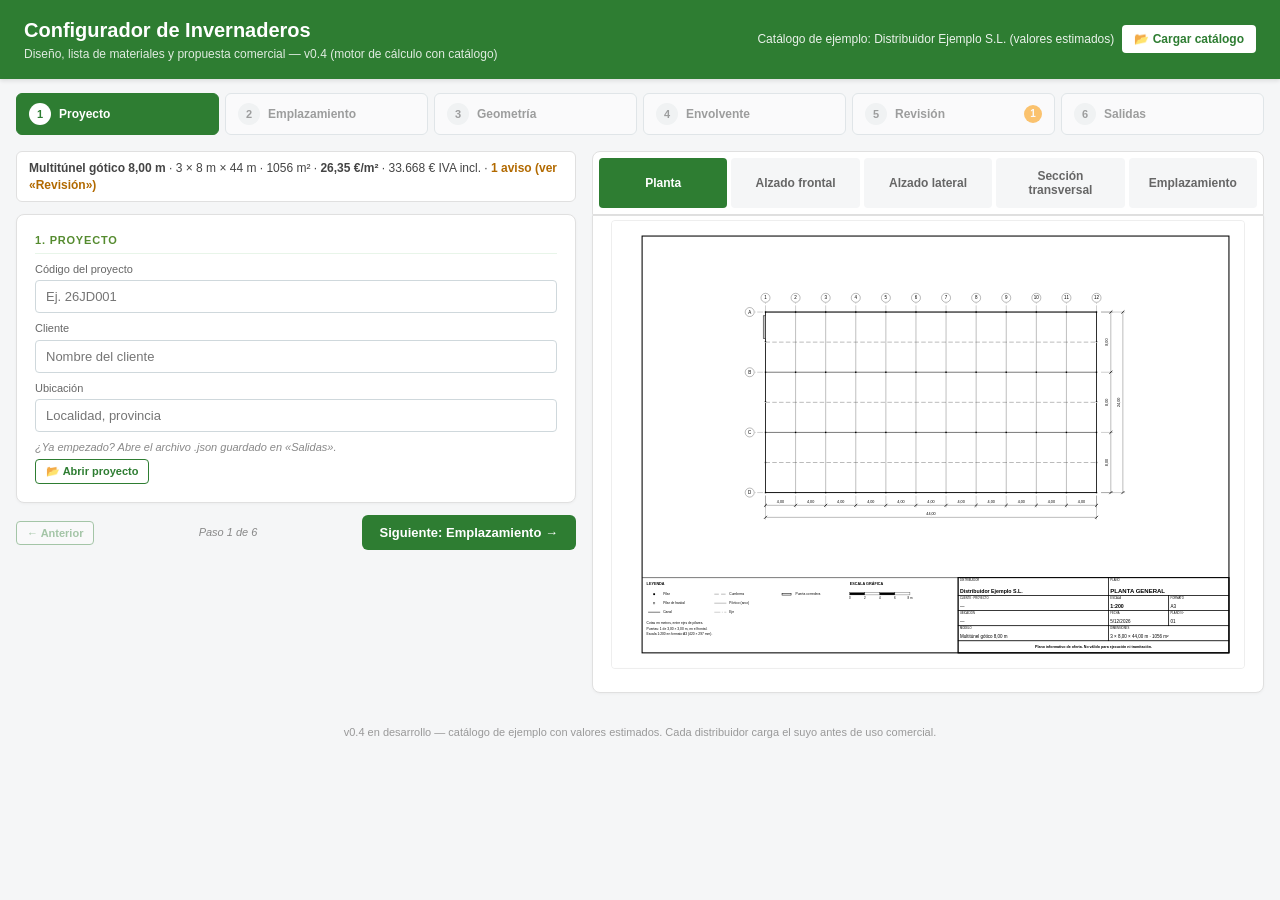
<file: index.html>
<!DOCTYPE html>
<html lang="es">
<head>
  <meta charset="UTF-8">
  <meta name="viewport" content="width=device-width, initial-scale=1.0">
  <title>Configurador de Invernaderos</title>
  <link rel="stylesheet" href="styles.css">
</head>
<body>
  <header>
    <h1>Configurador de Invernaderos</h1>
    <div class="subtitle">Dise&ntilde;o, lista de materiales y propuesta comercial &mdash; v0.4 (motor de c&aacute;lculo con cat&aacute;logo)</div>
    <div class="catalogo-activo">
      <span id="catalogo-nombre"></span>
      <button id="btn-catalogo-ejemplo" class="btn-cabecera btn-cabecera-sec" hidden>Volver al de ejemplo</button>
      <button id="btn-cargar-catalogo" class="btn-cabecera">📂 Cargar cat&aacute;logo</button>
      <input type="file" id="archivo-catalogo" accept=".xlsx,application/vnd.openxmlformats-officedocument.spreadsheetml.sheet" hidden>
    </div>
  </header>

  <!-- ============ BARRA DE PASOS (apartado 2 de la especificación) ============ -->
  <nav class="barra-pasos" id="barra-pasos" aria-label="Pasos del proyecto">
    <button class="paso-boton" data-ir="proyecto"><span class="num">1</span> Proyecto</button>
    <button class="paso-boton" data-ir="emplazamiento"><span class="num">2</span> Emplazamiento</button>
    <button class="paso-boton" data-ir="geometria"><span class="num">3</span> Geometr&iacute;a</button>
    <button class="paso-boton" data-ir="envolvente"><span class="num">4</span> Envolvente</button>
    <button class="paso-boton" data-ir="revision"><span class="num">5</span> Revisi&oacute;n <span class="marca-avisos" id="marca-avisos"></span></button>
    <button class="paso-boton" data-ir="salidas"><span class="num">6</span> Salidas</button>
  </nav>

  <main class="layout">
    <!-- ============ PANEL IZQUIERDO: EL PASO ACTUAL ============ -->
    <div class="pasos-panel">
      <div class="resumen-corto" id="resumen-corto"></div>

      <!-- 1. Proyecto -->
      <section class="paso config-panel" data-paso="proyecto">
        <h2>1. Proyecto</h2>
        <div class="field">
          <label>C&oacute;digo del proyecto</label>
          <input type="text" id="codigo-proyecto" placeholder="Ej. 26JD001">
        </div>
        <div class="field">
          <label>Cliente</label>
          <input type="text" id="cliente" placeholder="Nombre del cliente">
        </div>
        <div class="field">
          <label>Ubicaci&oacute;n</label>
          <input type="text" id="ubicacion" placeholder="Localidad, provincia">
        </div>
        <p class="hint">&iquest;Ya empezado? Abre el archivo .json guardado en «Salidas».</p>
        <button id="btn-abrir-proyecto" class="btn-secundario">&#128194; Abrir proyecto</button>
        <input type="file" id="archivo-proyecto" accept=".json,application/json" hidden>
      </section>

      <!-- 2. Emplazamiento -->
      <section class="paso config-panel" data-paso="emplazamiento" hidden>
        <h2>2. Emplazamiento</h2>
        <p class="hint">Zona e&oacute;lica y zona de clima invernal: consulta las figuras D.1 y E.2 del CTE DB SE-AE.</p>
        <div class="field" id="campo-municipio" hidden>
          <label>Municipio (tabla)</label>
          <input type="text" id="municipio" list="lista-municipios" autocomplete="off" placeholder="Escribe el municipio">
          <datalist id="lista-municipios"></datalist>
        </div>
        <div class="field-row">
          <div class="field">
            <label>Zona e&oacute;lica (fig. D.1)</label>
            <select id="zona-eolica"></select>
          </div>
          <div class="field">
            <label>Zona de clima invernal (fig. E.2)</label>
            <select id="zona-invierno"></select>
          </div>
        </div>
        <div class="field-row">
          <div class="field">
            <label>Capital de provincia (atajo, tabla 3.8)</label>
            <select id="capital-cte"></select>
          </div>
          <div class="field">
            <label>Altitud (m)</label>
            <input type="number" id="altitud" min="0" step="1" placeholder="—">
          </div>
        </div>
        <div id="sitio-info"></div>
        <div class="field-row">
          <div class="field">
            <label>Viento del sitio (km/h) <span class="origen" id="viento-origen"></span></label>
            <input type="number" id="viento" min="0" step="0.1" placeholder="—">
          </div>
          <div class="field">
            <label>Nieve del sitio (kg/m²) <span class="origen" id="nieve-origen"></span></label>
            <input type="number" id="nieve" min="0" step="1" placeholder="—">
          </div>
        </div>
        <button id="btn-cargas-municipio" class="btn-secundario" hidden>&#8634; Usar los valores del CTE</button>
        <div class="field-row">
          <div class="field">
            <label>Categor&iacute;a de terreno (CTE)</label>
            <select id="categoria-terreno"></select>
          </div>
          <div class="field">
            <label>Pendiente del terreno (%)</label>
            <input type="number" id="pendiente" min="0" step="0.5" placeholder="—">
          </div>
        </div>
        <p class="hint" id="categoria-explicacion"></p>
        <div id="aptitud-modelos"></div>
        <div class="field">
          <label>Zona (obra local)</label>
          <select id="zona"></select>
        </div>
        <h2>Parcela</h2>
        <p class="hint">Opcional: la del Catastro o un rect&aacute;ngulo a mano. Activa el plano de emplazamiento y el optimizador.</p>
        <button id="btn-cargar-parcela" class="btn-secundario">&#128506; Cargar parcela del Catastro (GML o KML)</button>
        <input type="file" id="archivo-parcela" accept=".gml,.kml,.xml" hidden>
        <div id="parcela-info"></div>
        <div class="field-row parcela-manual">
          <div class="field">
            <label>Largo de la parcela (m)</label>
            <input type="number" id="parcela-largo" min="0" step="0.1" placeholder="—">
          </div>
          <div class="field">
            <label>Ancho de la parcela (m)</label>
            <input type="number" id="parcela-ancho" min="0" step="0.1" placeholder="—">
          </div>
        </div>
        <div class="field-row parcela-manual">
          <div class="field">
            <label>Lado largo respecto al norte (&deg;)</label>
            <input type="number" id="parcela-orientacion" min="0" max="360" step="1" value="0">
          </div>
          <div class="field">
            <label>&nbsp;</label>
            <label class="opt"><input type="checkbox" id="parcela-girado"><span>Invernadero girado 90&deg;</span></label>
          </div>
        </div>
        <div class="field-row">
          <div class="field">
            <label>Retranqueo a linderos (m)</label>
            <input type="number" id="retranqueo" min="0" step="0.5" value="3">
          </div>
          <div class="field">
            <label>Camino perimetral (m)</label>
            <input type="number" id="camino" min="0" step="0.5" value="4">
          </div>
        </div>
        <p class="hint">Distancia m&iacute;nima del invernadero al lindero: la mayor de las dos (el camino puede ir dentro del retranqueo). Rev&iacute;sala con la normativa municipal.</p>
        <div class="field">
          <label>Orientaci&oacute;n preferida de la cumbrera</label>
          <select id="orientacion-preferida"></select>
        </div>
      </section>

      <!-- 3. Geometría -->
      <section class="paso config-panel" data-paso="geometria" hidden>
        <h2>3. Geometr&iacute;a</h2>
        <div class="field">
          <label>Modelo base</label>
          <select id="model-select"></select>
        </div>
        <p class="hint" id="model-description"></p>
        <div class="field-row">
          <div class="field">
            <label>N.&ordm; de naves</label>
            <input type="number" id="num-naves" min="1" max="30" value="3">
          </div>
          <div class="field">
            <label>Ancho de nave</label>
            <select id="ancho-nave"></select>
          </div>
        </div>
        <div class="field-row">
          <div class="field">
            <label>Tramos entre p&oacute;rticos</label>
            <input type="number" id="num-tramos" min="1" max="100" value="11">
          </div>
          <div class="field">
            <label>Separaci&oacute;n</label>
            <select id="separacion"></select>
          </div>
        </div>
        <div class="field-row">
          <div class="field">
            <label>Altura a canal</label>
            <select id="altura-canal"></select>
          </div>
          <div class="field"></div>
        </div>
        <h2>Desde el terreno</h2>
        <p class="hint">Con la parcela del paso 2, el optimizador propone las 3 mejores implantaciones.</p>
        <div class="field">
          <label>Prioridad del optimizador</label>
          <select id="perfil"></select>
        </div>
        <button id="btn-optimizar" class="btn-secundario">&#128269; Buscar las 3 mejores implantaciones</button>
        <div class="optimizador-box" id="optimizador" hidden></div>
      </section>

      <!-- 4. Envolvente -->
      <section class="paso config-panel" data-paso="envolvente" hidden>
        <h2>4. Envolvente</h2>
        <div id="opciones"></div>
        <div class="field-row">
          <div class="field">
            <label>Puertas</label>
            <input type="number" id="puertas" min="0" max="20" value="1">
          </div>
          <div class="field"></div>
        </div>
      </section>

      <!-- 5. Revisión -->
      <section class="paso" data-paso="revision" hidden>
        <div class="summary-box" id="summary"></div>
        <div class="specs-box" id="materiales"></div>
      </section>

      <!-- 6. Salidas -->
      <section class="paso config-panel" data-paso="salidas" hidden>
        <h2>6. Salidas</h2>
        <div class="salidas-lista">
          <div class="salida">
            <div><strong>Planos A3 en PDF</strong><p class="hint" id="pdf-estado">Imprimir en A3 al 100 % (tama&ntilde;o real) para que la escala sea exacta.</p></div>
            <div class="salida-botones">
              <button id="btn-pdf-todos" class="btn-secundario">&#11015; Todos los planos</button>
              <button id="btn-pdf-hoja" class="btn-secundario">&#11015; La hoja que se ve</button>
            </div>
          </div>
          <div class="salida">
            <div><strong>Propuesta comercial</strong><p class="hint">Vista previa imprimible: A4 con los planos en A3.</p></div>
            <div class="salida-botones"><button id="btn-propuesta" class="btn-secundario">&#128196; Generar propuesta</button></div>
          </div>
          <div class="salida">
            <div><strong>Lista de materiales en Excel</strong><p class="hint">Con precios y hoja de petici&oacute;n de oferta sin precios.</p></div>
            <div class="salida-botones"><button id="btn-excel" class="btn-secundario">&#11015; Excel</button></div>
          </div>
          <div class="salida">
            <div><strong>Archivo del proyecto</strong><p class="hint">Todo lo introducido, para abrirlo m&aacute;s tarde.</p></div>
            <div class="salida-botones"><button id="btn-guardar-proyecto" class="btn-secundario">&#128190; Guardar proyecto</button></div>
          </div>
        </div>
      </section>

      <div class="pasos-navegacion">
        <button id="btn-anterior" class="btn-secundario">&larr; Anterior</button>
        <span class="hint" id="paso-actual"></span>
        <button id="btn-siguiente" class="btn-siguiente">Siguiente &rarr;</button>
      </div>
    </div>

    <!-- ============ PANEL DERECHO: PLANO (siempre visible) ============ -->
    <section class="preview-panel">
      <div class="tabs">
        <button class="tab active" data-vista="planta">Planta</button>
        <button class="tab" data-vista="alzado-frontal">Alzado frontal</button>
        <button class="tab" data-vista="alzado-lateral">Alzado lateral</button>
        <button class="tab" data-vista="seccion">Secci&oacute;n transversal</button>
        <button class="tab" data-vista="emplazamiento">Emplazamiento</button>
      </div>
      <div class="plan-box">
        <svg id="plan" viewBox="0 0 900 520"></svg>
      </div>
    </section>
  </main>

  <footer>
    v0.4 en desarrollo &mdash; cat&aacute;logo de ejemplo con valores estimados. Cada distribuidor carga el suyo antes de uso comercial.
  </footer>

  <!-- ============ RESULTADO DE CARGAR UN CATÁLOGO ============ -->
  <div id="dialogo-catalogo" role="dialog" aria-modal="true" aria-labelledby="dialogo-catalogo-contenido">
    <div class="dialogo">
      <div id="dialogo-catalogo-contenido"></div>
      <button id="btn-cerrar-dialogo" class="btn-primary">Cerrar</button>
    </div>
  </div>

  <!-- ============ MODO PROPUESTA (overlay imprimible) ============ -->
  <div id="modo-propuesta-overlay">
    <div class="toolbar-propuesta no-print">
      <button id="btn-cerrar-propuesta">← Volver al configurador</button>
      <span class="titulo-propuesta">Propuesta comercial · Vista previa</span>
      <button id="btn-imprimir" class="btn-primary">🖨️ Imprimir / Guardar como PDF</button>
    </div>
    <div id="propuesta-container"></div>
  </div>

  <script src="lib/xlsx.mini.min.js"></script>
  <script src="lib/jspdf.umd.min.js"></script>
  <script src="lib/svg2pdf.umd.min.js"></script>
  <script src="datos/catalogo-ejemplo.js"></script>
  <script src="js/motor/expresiones.js"></script>
  <script src="js/motor/geometria.js"></script>
  <script src="js/motor/materiales.js"></script>
  <script src="js/motor/precios.js"></script>
  <script src="js/motor/avisos.js"></script>
  <script src="js/motor/motor.js"></script>
  <script src="js/importador.js"></script>
  <script src="js/planos/hoja.js"></script>
  <script src="js/planos/planta.js"></script>
  <script src="js/planos/transversal.js"></script>
  <script src="js/planos/lateral.js"></script>
  <script src="datos/municipios.js"></script>
  <script src="js/sitio.js"></script>
  <script src="js/terreno/parcela.js"></script>
  <script src="js/terreno/optimizador.js"></script>
  <script src="js/terreno/croquis.js"></script>
  <script src="js/planos/emplazamiento.js"></script>
  <script src="js/planos/juego.js"></script>
  <script src="js/exportar.js"></script>
  <script src="js/proyecto.js"></script>
  <script src="js/excel.js"></script>
  <script src="js/propuesta.js"></script>
  <script src="js/pasos.js"></script>
  <script src="js/app.js"></script>
</body>
</html>
</file>
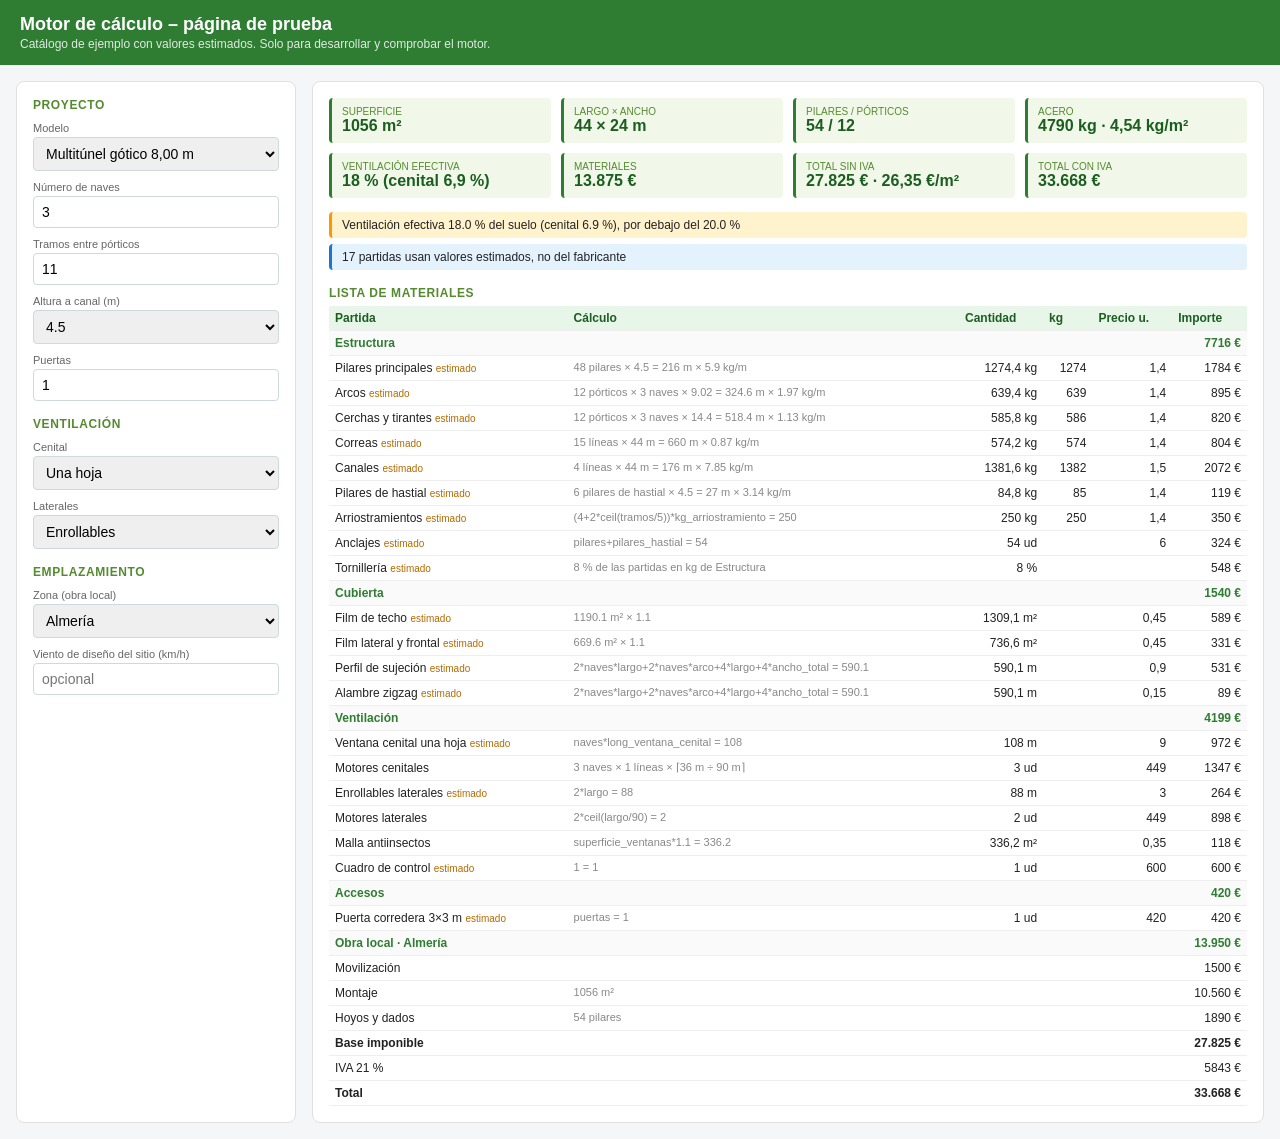
<file: motor.html>
<!DOCTYPE html>
<html lang="es">
<head>
<meta charset="UTF-8">
<meta name="viewport" content="width=device-width, initial-scale=1.0">
<title>Motor de cálculo – prueba</title>
<style>
  body { font-family: -apple-system, "Segoe UI", Roboto, sans-serif; margin: 0; background: #f5f6f7; color: #222; font-size: 14px; }
  header { background: #2e7d32; color: #fff; padding: 14px 20px; }
  header h1 { margin: 0; font-size: 18px; } header p { margin: 2px 0 0; font-size: 12px; opacity: .85; }
  main { display: grid; grid-template-columns: 280px 1fr; gap: 16px; padding: 16px; max-width: 1400px; margin: 0 auto; }
  .panel { background: #fff; border: 1px solid #e0e0e0; border-radius: 8px; padding: 16px; }
  label { display: block; font-size: 11px; color: #666; margin: 10px 0 3px; }
  select, input { width: 100%; padding: 7px 8px; border: 1px solid #cfd8dc; border-radius: 4px; font: inherit; box-sizing: border-box; }
  h2 { font-size: 12px; text-transform: uppercase; letter-spacing: .6px; color: #558b2f; margin: 16px 0 6px; }
  h2:first-child { margin-top: 0; }
  .kpis { display: grid; grid-template-columns: repeat(4, 1fr); gap: 10px; margin-bottom: 14px; }
  .kpi { background: #f1f8e9; border-left: 3px solid #2e7d32; padding: 8px 10px; border-radius: 4px; }
  .kpi small { display: block; font-size: 10px; text-transform: uppercase; color: #558b2f; }
  .kpi b { font-size: 16px; color: #1b5e20; font-variant-numeric: tabular-nums; }
  table { width: 100%; border-collapse: collapse; font-size: 12px; }
  th, td { padding: 5px 6px; border-bottom: 1px solid #eee; text-align: left; vertical-align: top; }
  th { background: #e8f5e9; color: #1b5e20; }
  td.n { text-align: right; font-variant-numeric: tabular-nums; white-space: nowrap; }
  tr.cat td { background: #fafafa; font-weight: 600; color: #2e7d32; }
  .traza { color: #888; font-size: 11px; }
  .est { color: #b26a00; font-size: 10px; }
  .aviso { padding: 6px 10px; border-radius: 4px; margin-bottom: 6px; font-size: 12px; }
  .rojo { background: #fdecea; border-left: 3px solid #c62828; }
  .ambar { background: #fff3cd; border-left: 3px solid #ff9800; }
  .info { background: #e3f2fd; border-left: 3px solid #1976d2; }
  .tot td { font-weight: 700; }
  @media (max-width: 800px) { main { grid-template-columns: 1fr; } .kpis { grid-template-columns: repeat(2, 1fr); } }
</style>
</head>
<body>
<header>
  <h1>Motor de cálculo – página de prueba</h1>
  <p>Catálogo de ejemplo con valores estimados. Solo para desarrollar y comprobar el motor.</p>
</header>
<main>
  <aside class="panel">
    <h2>Proyecto</h2>
    <label>Modelo</label><select id="modelo"></select>
    <label>Número de naves</label><input id="naves" type="number" min="1" value="3">
    <label>Tramos entre pórticos</label><input id="tramos" type="number" min="1" value="11">
    <label>Altura a canal (m)</label><select id="altura"></select>
    <label>Puertas</label><input id="puertas" type="number" min="0" value="1">
    <h2>Ventilación</h2>
    <label>Cenital</label>
    <select id="cenital"><option value="C20">Una hoja</option><option value="C21">Mariposa</option><option value="">Techo cerrado</option></select>
    <label>Laterales</label>
    <select id="lateral"><option value="C23">Enrollables</option><option value="">Sin laterales</option></select>
    <h2>Emplazamiento</h2>
    <label>Zona (obra local)</label><select id="zona"></select>
    <label>Viento de diseño del sitio (km/h)</label><input id="viento" type="number" placeholder="opcional">
  </aside>
  <section class="panel">
    <div class="kpis" id="kpis"></div>
    <div id="avisos"></div>
    <h2>Lista de materiales</h2>
    <table id="tabla"></table>
  </section>
</main>
<script src="datos/catalogo-ejemplo.js"></script>
<script src="js/motor/expresiones.js"></script>
<script src="js/motor/geometria.js"></script>
<script src="js/motor/materiales.js"></script>
<script src="js/motor/precios.js"></script>
<script src="js/motor/avisos.js"></script>
<script src="js/motor/motor.js"></script>
<script>
  const cat = window.CATALOGO_EJEMPLO;
  const $ = (id) => document.getElementById(id);
  const eur = (n) => (n ?? 0).toLocaleString('es-ES', { maximumFractionDigits: 0 }) + ' €';
  const num = (n, d = 1) => (n ?? 0).toLocaleString('es-ES', { maximumFractionDigits: d });

  $('modelo').innerHTML = cat.modelos.map(m => `<option value="${m.id}">${m.nombre}</option>`).join('');
  $('zona').innerHTML = cat.obra_local.map(z => `<option>${z.zona}</option>`).join('');
  function alturas() {
    const m = cat.modelos.find(x => x.id === $('modelo').value);
    $('altura').innerHTML = MOTOR.geometria.lista(m.alturas_a_canal_admitidas).map(h => `<option ${h === 4.5 ? 'selected' : ''}>${h}</option>`).join('');
  }

  function render() {
    const proyecto = {
      modelo: $('modelo').value, naves: +$('naves').value, tramos: +$('tramos').value,
      altura_canal: +$('altura').value, puertas: +$('puertas').value, zona: $('zona').value,
      seleccion: { ventilacion_cenital: $('cenital').value || null, ventilacion_lateral: $('lateral').value || null },
      sitio: $('viento').value ? { viento_kmh: +$('viento').value } : undefined
    };
    let r;
    try { r = MOTOR.calcular(cat, proyecto); }
    catch (e) { $('avisos').innerHTML = `<div class="aviso rojo">${e.message}</div>`; return; }
    const g = r.geometria, p = r.precio, v = r.ventilacion;
    $('kpis').innerHTML = [
      ['Superficie', num(g.area, 0) + ' m²'], ['Largo × ancho', `${num(g.largo)} × ${num(g.ancho_total)} m`],
      ['Pilares / pórticos', `${g.pilares + g.pilares_hastial} / ${g.porticos}`], ['Acero', `${num(p.kg_acero, 0)} kg · ${num(p.kg_acero_m2, 2)} kg/m²`],
      ['Ventilación efectiva', `${num(v.pct_total * 100)} % (cenital ${num(v.pct_cenital * 100)} %)`],
      ['Materiales', eur(p.materiales)], ['Total sin IVA', `${eur(p.base_imponible)} · ${num(p.eur_m2, 2)} €/m²`], ['Total con IVA', eur(p.total)]
    ].map(([k, val]) => `<div class="kpi"><small>${k}</small><b>${val}</b></div>`).join('');
    $('avisos').innerHTML = r.avisos.map(a => `<div class="aviso ${a.nivel}">${a.texto}</div>`).join('');

    let html = '<tr><th>Partida</th><th>Cálculo</th><th class="n">Cantidad</th><th class="n">kg</th><th class="n">Precio u.</th><th class="n">Importe</th></tr>';
    for (const cat_ of Object.keys(p.categorias)) {
      html += `<tr class="cat"><td colspan="5">${cat_}</td><td class="n">${eur(p.categorias[cat_])}</td></tr>`;
      for (const l of r.lineas.filter(x => x.categoria === cat_)) {
        const cant = l.traza.regla === 'porcentaje' ? num(l.cantidad * 100, 0) + ' %' : `${num(l.cantidad)} ${l.unidad}`;
        html += `<tr><td>${l.nombre}${l.origen === 'estimado' ? ' <span class="est">estimado</span>' : ''}</td>
          <td class="traza">${l.traza.calculo || ''}</td><td class="n">${cant}</td><td class="n">${l.kg ? num(l.kg, 0) : ''}</td>
          <td class="n">${l.traza.regla === 'porcentaje' ? '' : num(l.precio_unitario, 2)}</td><td class="n">${l.importe == null ? '—' : eur(l.importe)}</td></tr>`;
      }
    }
    if (p.obra) {
      html += `<tr class="cat"><td colspan="5">Obra local · ${p.obra.zona}</td><td class="n">${eur(p.obra.total)}</td></tr>
        <tr><td>Movilización</td><td></td><td></td><td></td><td></td><td class="n">${eur(p.obra.movilizacion)}</td></tr>
        <tr><td>Montaje</td><td class="traza">${num(g.area, 0)} m²</td><td></td><td></td><td></td><td class="n">${eur(p.obra.montaje)}</td></tr>
        <tr><td>Hoyos y dados</td><td class="traza">${g.pilares + g.pilares_hastial} pilares</td><td></td><td></td><td></td><td class="n">${eur(p.obra.hoyos)}</td></tr>`;
    }
    html += `<tr class="tot"><td colspan="5">Base imponible</td><td class="n">${eur(p.base_imponible)}</td></tr>
      <tr><td colspan="5">IVA ${num(p.iva_pct * 100, 0)} %</td><td class="n">${eur(p.iva)}</td></tr>
      <tr class="tot"><td colspan="5">Total</td><td class="n">${eur(p.total)}</td></tr>`;
    $('tabla').innerHTML = html;
  }

  alturas();
  $('modelo').addEventListener('change', () => { alturas(); render(); });
  document.querySelectorAll('input, select').forEach(el => el.addEventListener('input', render));
  render();
</script>
</body>
</html>
</file>
<file: styles.css>
* { box-sizing: border-box; margin: 0; padding: 0; }

body {
  font-family: -apple-system, "Segoe UI", Roboto, sans-serif;
  background: #f5f6f7;
  color: #222;
  font-size: 14px;
  line-height: 1.4;
}

header {
  background: #2e7d32;
  color: white;
  padding: 16px 24px;
  box-shadow: 0 2px 4px rgba(0,0,0,0.1);
}
header h1 { font-size: 20px; font-weight: 600; }
header .subtitle { font-size: 12px; opacity: 0.85; margin-top: 2px; }

.layout {
  display: grid;
  grid-template-columns: minmax(400px, 5fr) 6fr;
  align-items: start;
  gap: 16px;
  padding: 16px;
  max-width: 1500px;
  margin: 0 auto;
}

/* ---------- CONFIG PANEL ---------- */
.config-panel {
  background: white;
  border: 1px solid #e0e0e0;
  border-radius: 8px;
  padding: 18px;
  height: fit-content;
  box-shadow: 0 1px 3px rgba(0,0,0,0.04);
}
.config-panel h2 {
  font-size: 11px;
  text-transform: uppercase;
  color: #558b2f;
  margin: 18px 0 8px;
  letter-spacing: 0.8px;
  font-weight: 700;
  border-bottom: 1px solid #e8f5e9;
  padding-bottom: 4px;
}
.config-panel h2:first-child { margin-top: 0; }

.field { margin-bottom: 8px; }
.field label {
  display: block;
  font-size: 11px;
  color: #666;
  margin-bottom: 3px;
}
.config-panel input,
.config-panel select {
  width: 100%;
  padding: 8px 10px;
  border: 1px solid #cfd8dc;
  border-radius: 4px;
  font-size: 13px;
  background: white;
  font-family: inherit;
}
.config-panel input:focus,
.config-panel select:focus {
  outline: none;
  border-color: #2e7d32;
  box-shadow: 0 0 0 2px rgba(46,125,50,0.15);
}

.hint {
  font-size: 11px;
  color: #888;
  font-style: italic;
  margin-top: 4px;
}

.cat { margin-bottom: 10px; }
.cat h4 {
  font-size: 12px;
  color: #1b5e20;
  margin-bottom: 4px;
  font-weight: 600;
}
.opt {
  display: grid;
  grid-template-columns: 18px 1fr auto;
  align-items: center;
  gap: 8px;
  padding: 4px 4px;
  cursor: pointer;
  font-size: 12px;
  border-radius: 3px;
}
.opt:hover { background: #f1f8e9; }
.opt input { width: auto; }
.opt .price { color: #888; font-size: 10px; font-variant-numeric: tabular-nums; }

.btn-primary {
  display: block;
  width: 100%;
  margin-top: 18px;
  padding: 12px;
  background: #2e7d32;
  color: white;
  border: none;
  border-radius: 6px;
  font-size: 13px;
  font-weight: 600;
  cursor: pointer;
  font-family: inherit;
}
.btn-primary:hover { background: #1b5e20; }

/* ---------- PREVIEW PANEL ---------- */
.preview-panel {
  display: flex;
  flex-direction: column;
  gap: 16px;
}

/* Tabs */
.tabs {
  display: flex;
  gap: 4px;
  background: white;
  border: 1px solid #e0e0e0;
  border-radius: 8px 8px 0 0;
  padding: 6px;
}
.tab {
  flex: 1;
  padding: 10px 14px;
  background: #f5f6f7;
  border: 1px solid transparent;
  border-radius: 4px;
  cursor: pointer;
  font-size: 12px;
  font-weight: 600;
  color: #666;
  font-family: inherit;
  transition: all 0.15s;
}
.tab:hover { background: #e8f5e9; color: #1b5e20; }
.tab.active {
  background: #2e7d32;
  color: white;
}

.summary-box,
.optimizador-box,
.plan-box,
.specs-box,
.eq-box {
  background: white;
  border: 1px solid #e0e0e0;
  border-radius: 8px;
  padding: 18px;
  box-shadow: 0 1px 3px rgba(0,0,0,0.04);
}
.plan-box { border-radius: 0 0 8px 8px; margin-top: -16px; padding-top: 4px; }

/* Summary */
.summary-box h3,
.optimizador-box h3,
.specs-box h3,
.eq-box h3 {
  font-size: 14px;
  color: #2e7d32;
  margin-bottom: 10px;
  text-transform: uppercase;
  letter-spacing: 0.5px;
}
.summary-box h4.sub {
  font-size: 11px;
  color: #558b2f;
  text-transform: uppercase;
  letter-spacing: 0.5px;
  margin: 14px 0 4px;
}

.summary-grid {
  display: grid;
  grid-template-columns: repeat(4, 1fr);
  gap: 12px;
  margin-bottom: 12px;
}
.summary-grid .cell {
  padding: 10px;
  background: #f1f8e9;
  border-radius: 6px;
  border-left: 3px solid #2e7d32;
}
.summary-grid .cell .label {
  font-size: 10px;
  text-transform: uppercase;
  color: #558b2f;
  letter-spacing: 0.5px;
}
.summary-grid .cell .value {
  font-size: 17px;
  font-weight: 700;
  color: #1b5e20;
  margin-top: 2px;
}

.summary-box table {
  width: 100%;
  border-collapse: collapse;
  font-size: 13px;
}
.summary-box table td {
  padding: 5px 0;
  border-bottom: 1px solid #f0f0f0;
}
.summary-box table td:first-child { color: #666; }
.summary-box table td:last-child {
  text-align: right;
  font-variant-numeric: tabular-nums;
}
.summary-box .total td {
  padding-top: 10px;
  border-bottom: none;
  font-size: 15px;
  color: #2e7d32;
  font-weight: 700;
}

.disclaimer {
  margin-top: 12px;
  padding: 10px 12px;
  background: #fff3cd;
  border-left: 3px solid #ff9800;
  font-size: 11px;
  color: #795548;
  border-radius: 4px;
}

.field-row { display: grid; grid-template-columns: 1fr 1fr; gap: 8px; }
.config-panel select:disabled { background: #f5f6f7; color: #444; }
.summary-grid .cell .value small { display: block; font-size: 11px; font-weight: 400; color: #558b2f; }

/* Avisos del motor */
.avisos { margin-bottom: 10px; }
.aviso { padding: 6px 10px; border-radius: 4px; margin-bottom: 6px; font-size: 12px; }
.aviso.rojo  { background: #fdecea; border-left: 3px solid #c62828; }
.aviso.ambar { background: #fff3cd; border-left: 3px solid #ff9800; }
.aviso.info  { background: #e3f2fd; border-left: 3px solid #1976d2; }
.summary-box td.apto-apto { color: #2e7d32; font-weight: 700; }
.summary-box td.apto-al_limite { color: #b26a00; font-weight: 700; }
.summary-box td.apto-no_apto { color: #c62828; font-weight: 700; }

/* Lista de materiales */
.specs-box h3 { display: flex; align-items: center; justify-content: space-between; }
.btn-secundario {
  padding: 5px 10px;
  background: white;
  color: #2e7d32;
  border: 1px solid #2e7d32;
  border-radius: 4px;
  font-size: 11px;
  font-weight: 600;
  cursor: pointer;
  font-family: inherit;
  text-transform: none;
  letter-spacing: 0;
}
.btn-secundario:hover { background: #e8f5e9; }
.tabla-materiales { width: 100%; border-collapse: collapse; font-size: 12px; }
.tabla-materiales th, .tabla-materiales td { padding: 5px 6px; border-bottom: 1px solid #eee; text-align: left; vertical-align: top; }
.tabla-materiales th { background: #e8f5e9; color: #1b5e20; }
.tabla-materiales .n { text-align: right; font-variant-numeric: tabular-nums; white-space: nowrap; }
.tabla-materiales tr.cat td { background: #fafafa; font-weight: 600; color: #2e7d32; }
.tabla-materiales tr.total td { font-weight: 700; color: #1b5e20; border-bottom: none; padding-top: 8px; }
.tabla-materiales .traza { color: #777; font-size: 11px; }
.est { color: #b26a00; font-size: 10px; }

/* Specs grid */
.specs-grid {
  display: grid;
  grid-template-columns: repeat(2, 1fr);
  gap: 16px;
}
.specs-grid h5 {
  font-size: 11px;
  color: #558b2f;
  text-transform: uppercase;
  letter-spacing: 0.5px;
  margin-bottom: 4px;
  font-weight: 700;
}
.specs-grid ul {
  list-style: none;
  font-size: 12px;
  color: #444;
}
.specs-grid li { padding: 2px 0; }

/* Equipment grid */
.eq-box .empty { font-size: 12px; color: #888; font-style: italic; }
.eq-box h3 small { font-weight: 400; text-transform: none; color: #666; letter-spacing: 0; }
.eq-grid {
  display: grid;
  grid-template-columns: repeat(2, 1fr);
  gap: 10px;
  margin-top: 10px;
}
.eq-item {
  padding: 10px 12px;
  background: #f1f8e9;
  border-left: 3px solid #2e7d32;
  border-radius: 4px;
  font-size: 12px;
}
.eq-item .eq-title {
  font-weight: 700;
  color: #1b5e20;
  margin-bottom: 2px;
}
.eq-item .eq-body { color: #333; }

/* Plan */
.plan-box svg {
  width: 100%;
  height: auto;
  background: #fafafa;
  border: 1px solid #eee;
  border-radius: 4px;
}

footer {
  text-align: center;
  padding: 16px;
  font-size: 11px;
  color: #999;
}

/* ============================================================
   MODO PROPUESTA (overlay imprimible)
   ============================================================ */
#modo-propuesta-overlay {
  display: none;
  position: fixed;
  inset: 0;
  background: #f0f0f0;
  z-index: 1000;
  overflow-y: auto;
}
body.modo-propuesta #modo-propuesta-overlay { display: block; }
body.modo-propuesta { overflow: hidden; }

.toolbar-propuesta {
  position: sticky;
  top: 0;
  background: #2e7d32;
  color: white;
  padding: 12px 20px;
  display: flex;
  align-items: center;
  gap: 16px;
  box-shadow: 0 2px 8px rgba(0,0,0,0.15);
  z-index: 10;
}
.toolbar-propuesta button {
  padding: 8px 14px;
  background: white;
  color: #2e7d32;
  border: none;
  border-radius: 4px;
  font-size: 13px;
  font-weight: 600;
  cursor: pointer;
  font-family: inherit;
}
.toolbar-propuesta button.btn-primary {
  background: #ff9800;
  color: white;
  margin-left: auto;
}
.titulo-propuesta { font-size: 13px; opacity: 0.9; }

#propuesta-container {
  max-width: 210mm;
  margin: 20px auto;
  background: white;
  padding: 20mm;
  box-shadow: 0 4px 20px rgba(0,0,0,0.1);
  font-size: 11pt;
  line-height: 1.5;
  color: #222;
}

.propuesta section { margin-bottom: 18px; }
.propuesta section.page { page-break-before: always; }
.propuesta section.page:first-child { page-break-before: auto; }

.propuesta h1 { font-size: 20pt; color: #1b5e20; margin-bottom: 8px; }
.propuesta h2 {
  font-size: 14pt;
  color: #1b5e20;
  border-bottom: 2px solid #2e7d32;
  padding-bottom: 4px;
  margin-bottom: 10px;
}
.propuesta h3 {
  font-size: 12pt;
  color: #2e7d32;
  margin-top: 12px;
  margin-bottom: 6px;
}
.propuesta p { margin-bottom: 8px; text-align: justify; }
.propuesta ul, .propuesta ol { margin-left: 20px; margin-bottom: 8px; }
.propuesta li { margin-bottom: 3px; }

.propuesta .portada {
  text-align: center;
  padding: 60px 0;
  border-bottom: 3px solid #2e7d32;
}
.propuesta .logo-top {
  font-size: 12pt;
  color: #2e7d32;
  letter-spacing: 3px;
  font-weight: 700;
  margin-bottom: 40px;
}
.propuesta .meta {
  font-size: 10pt;
  color: #666;
  margin-bottom: 40px;
}
.propuesta .meta div { margin: 2px 0; }
.propuesta .titulo h1 {
  font-size: 22pt;
  margin-bottom: 6px;
}
.propuesta .titulo h2 {
  font-size: 14pt;
  color: #558b2f;
  border: none;
  font-weight: 400;
  font-style: italic;
}
.propuesta .disclaimer-portada {
  margin-top: 60px;
  font-size: 9pt;
  color: #999;
  font-style: italic;
}

.propuesta .indice { list-style-type: decimal; }
.propuesta .indice > li { font-weight: 600; margin-bottom: 6px; }
.propuesta .indice ol { font-weight: 400; margin-top: 2px; }

.propuesta .tabla {
  width: 100%;
  border-collapse: collapse;
  margin: 8px 0 14px;
  font-size: 10pt;
}
.propuesta .tabla td, .propuesta .tabla th {
  border: 1px solid #bbb;
  padding: 5px 8px;
  text-align: left;
}
.propuesta .tabla th {
  background: #e8f5e9;
  color: #1b5e20;
  font-weight: 700;
}
.propuesta .tabla .num { text-align: right; font-variant-numeric: tabular-nums; }
.propuesta .tabla .total td {
  background: #1b5e20;
  color: white;
  font-weight: 700;
  font-size: 11pt;
}
.propuesta .tabla .subtotal td {
  background: #c8e6c9;
  font-weight: 700;
}
.propuesta .tabla .iva td { background: #fff3cd; }

.propuesta .est-marca { color: #b26a00; }
.propuesta .tabla .total .est-marca { color: #ffd54f; }
.propuesta .tabla small { color: #666; }

.propuesta .formula {
  text-align: center;
  font-style: italic;
  font-size: 12pt;
  margin: 10px 0;
  padding: 8px;
  background: #f1f8e9;
}
.propuesta .nota {
  font-size: 9pt;
  color: #666;
  font-style: italic;
  margin-top: 8px;
}
.propuesta .disclaimer {
  margin-top: 14px;
  padding: 8px 10px;
  background: #fff3cd;
  border-left: 3px solid #ff9800;
  font-size: 9pt;
  color: #795548;
}

/* Planos A3 dentro de la propuesta (en pantalla, reducidos al ancho) */
.propuesta section.hoja-a3 { margin: 16px 0; }
.propuesta section.hoja-a3 svg.plano-a3 { display: block; width: 100%; height: auto; border: 1px solid #bbb; }
.propuesta .empresa-portada { margin-top: 40px; font-size: 12pt; color: #333; }

/* Planos dentro de la propuesta */
.propuesta .plano-wrap {
  width: 100%;
  margin: 10px 0 4px;
  border: 1px solid #bbb;
  background: #fafafa;
  page-break-inside: avoid;
}
.propuesta .plano-wrap svg {
  width: 100%;
  height: auto;
  display: block;
}
.propuesta .planos-page h3 {
  margin-top: 0;
  border-bottom: 1px solid #2e7d32;
  padding-bottom: 4px;
}

/* ============================================================
   ESTILOS DE IMPRESIÓN
   ============================================================ */
@media print {
  body { background: white; }
  body.modo-propuesta #modo-propuesta-overlay {
    position: static;
    background: white;
    overflow: visible;
  }
  .no-print, header, footer, main, .barra-pasos { display: none !important; }
  #propuesta-container {
    max-width: none;
    margin: 0;
    padding: 0;
    box-shadow: none;
    font-size: 10pt;
  }
  .propuesta section.page { page-break-before: always; }
  .propuesta section.page:first-child { page-break-before: auto; }
  .propuesta .portada { min-height: 90vh; }
  .propuesta .plano-wrap { page-break-inside: avoid; }
  @page {
    size: A4;
    margin: 18mm 15mm;
  }
  /* Planos: página A3 apaisada propia, sin márgenes, a escala real */
  @page plano-a3 {
    size: A3 landscape;
    margin: 0;
  }
  .propuesta section.hoja-a3 {
    page: plano-a3;
    break-before: page;
    break-after: page;
    margin: 0;
    padding: 0;
    border: none;
    box-shadow: none;
  }
  .propuesta section.hoja-a3 svg.plano-a3 { width: 420mm; height: 297mm; border: none; }
}

/* ============================================================
   CARGA DEL CATÁLOGO
   ============================================================ */
header { display: grid; grid-template-columns: 1fr auto; column-gap: 24px; align-items: center; }
header h1, header .subtitle { grid-column: 1; }
header .catalogo-activo { grid-column: 2; grid-row: 1 / 3; display: flex; align-items: center; gap: 8px; font-size: 12px; }
header .catalogo-activo #catalogo-nombre { opacity: 0.9; }
.btn-cabecera {
  padding: 7px 12px;
  background: white;
  color: #2e7d32;
  border: none;
  border-radius: 4px;
  font-size: 12px;
  font-weight: 600;
  cursor: pointer;
  font-family: inherit;
}
.btn-cabecera:hover { background: #e8f5e9; }
.btn-cabecera-sec { background: transparent; color: white; border: 1px solid rgba(255,255,255,0.6); }
.btn-cabecera-sec:hover { background: rgba(255,255,255,0.15); }

#dialogo-catalogo {
  display: none;
  position: fixed;
  inset: 0;
  background: rgba(0,0,0,0.35);
  z-index: 1100;
  overflow-y: auto;
  padding: 40px 16px;
}
body.dialogo-abierto #dialogo-catalogo { display: block; }
.dialogo {
  max-width: 820px;
  margin: 0 auto;
  background: white;
  border-radius: 8px;
  padding: 20px 24px;
  box-shadow: 0 8px 30px rgba(0,0,0,0.25);
}
.dialogo h3 { font-size: 16px; margin-bottom: 8px; }
.dialogo h3.bien { color: #2e7d32; }
.dialogo h3.mal { color: #c62828; }
.dialogo h4 { font-size: 12px; color: #b26a00; text-transform: uppercase; letter-spacing: 0.5px; margin: 16px 0 6px; }
.dialogo p { margin-bottom: 8px; }
.dialogo .btn-primary { width: auto; padding: 10px 24px; margin-left: auto; }
.tabla-incidencias { width: 100%; border-collapse: collapse; font-size: 12px; margin-top: 6px; }
.tabla-incidencias th, .tabla-incidencias td { padding: 5px 6px; border-bottom: 1px solid #eee; text-align: left; vertical-align: top; }
.tabla-incidencias th { background: #f5f6f7; color: #444; }
.tabla-incidencias .n { text-align: right; font-variant-numeric: tabular-nums; }
@media (max-width: 700px) {
  header { grid-template-columns: 1fr; }
  header .catalogo-activo { grid-column: 1; grid-row: auto; margin-top: 8px; flex-wrap: wrap; }
}

/* Descarga de planos */
.plan-acciones { display: flex; align-items: center; gap: 8px; flex-wrap: wrap; padding: 8px 2px 2px; }
.plan-acciones .hint { margin: 0; }
.acciones-materiales { display: inline-flex; gap: 6px; }

/* Terreno y optimizador (fase 6) */
#btn-cargar-parcela, #btn-optimizar { width: 100%; margin-bottom: 8px; }
.parcela-manual[hidden] { display: none; }
.parcela-cargada { background: #f1f8e9; border: 1px solid #c5e1a5; border-radius: 6px; padding: 8px 10px; font-size: 12px; margin-bottom: 10px; }
.parcela-cargada .btn-secundario { margin-top: 6px; }
.optimizador-box h3 small { font-size: 11px; color: #666; text-transform: none; letter-spacing: 0; font-weight: 400; }
.candidatas { display: grid; grid-template-columns: repeat(auto-fit, minmax(210px, 1fr)); gap: 12px; margin: 8px 0; }
.candidata { border: 1px solid #e0e0e0; border-radius: 8px; padding: 10px; display: flex; flex-direction: column; gap: 6px; }
.candidata.elegida { border: 2px solid #2e7d32; background: #f9fdf7; }
.candidata-cabecera { font-weight: 700; font-size: 13px; color: #1b5e20; }
.candidata .puesto { display: inline-block; width: 20px; height: 20px; line-height: 20px; text-align: center; border-radius: 50%; background: #2e7d32; color: #fff; font-size: 11px; margin-right: 4px; }
.candidata .croquis { width: 100%; height: 150px; background: #fff; }
.candidata table { width: 100%; font-size: 12px; border-collapse: collapse; }
.candidata td { padding: 2px 0; border-bottom: 1px solid #f0f0f0; }
.candidata td:first-child { color: #666; }
.candidata td:last-child { text-align: right; }
.candidata .btn-elegir { margin-top: auto; padding: 8px; }
.candidata.en-rojo { border-color: #e57373; }
.candidata .aviso { margin: 0; }

/* ============================================================
   FLUJO DE 6 PASOS
   ============================================================ */
.barra-pasos {
  display: flex; gap: 6px; max-width: 1500px; margin: 0 auto; padding: 14px 16px 0;
  counter-reset: paso; flex-wrap: wrap;
}
.paso-boton {
  flex: 1; min-width: 120px; display: flex; align-items: center; gap: 8px;
  padding: 9px 12px; border: 1px solid #cfd8dc; border-radius: 6px; background: white;
  font-family: inherit; font-size: 12px; font-weight: 600; color: #555; cursor: pointer;
}
.paso-boton .num {
  display: inline-grid; place-items: center; width: 22px; height: 22px; border-radius: 50%;
  background: #eceff1; color: #555; font-size: 11px; flex: none;
}
.paso-boton.visitado { border-color: #a5d6a7; color: #1b5e20; }
.paso-boton.visitado .num { background: #c8e6c9; color: #1b5e20; }
.paso-boton.actual { background: #2e7d32; border-color: #2e7d32; color: white; }
.paso-boton.actual .num { background: white; color: #2e7d32; }
.paso-boton:disabled { cursor: not-allowed; opacity: 0.55; }
.paso-boton:not(:disabled):not(.actual):hover { background: #e8f5e9; }
.marca-avisos:empty { display: none; }
.marca-avisos { margin-left: auto; min-width: 18px; padding: 0 5px; border-radius: 9px; font-size: 10px; line-height: 18px; text-align: center; background: #ff9800; color: white; }
.marca-avisos.rojo { background: #c62828; }

.pasos-panel { display: flex; flex-direction: column; gap: 12px; min-width: 0; }
.paso[hidden] { display: none; }
.paso:not(.config-panel) { display: flex; flex-direction: column; gap: 12px; }
.paso:not(.config-panel)[hidden] { display: none; }
.config-panel .btn-secundario { width: auto; }
#btn-abrir-proyecto { margin-top: 4px; }
.resumen-corto { font-size: 12px; color: #444; background: white; border: 1px solid #e0e0e0; border-radius: 6px; padding: 8px 12px; }
.resumen-corto .rojo { color: #c62828; font-weight: 600; }
.resumen-corto .ambar { color: #b26a00; font-weight: 600; }
.pasos-navegacion { display: flex; align-items: center; justify-content: space-between; gap: 8px; }
.pasos-navegacion .hint { margin: 0; }
.btn-siguiente {
  padding: 10px 18px; background: #2e7d32; color: white; border: none; border-radius: 6px;
  font-size: 13px; font-weight: 600; cursor: pointer; font-family: inherit;
}
.btn-siguiente:hover { background: #1b5e20; }
.pasos-navegacion .btn-secundario:disabled { opacity: 0.4; cursor: default; }
.preview-panel { position: sticky; top: 12px; }
.optimizador-box { margin-top: 12px; padding: 12px; }
.candidatas { grid-template-columns: repeat(auto-fit, minmax(170px, 1fr)); }
.tabla-aptitud { width: 100%; font-size: 12px; border-collapse: collapse; margin: 4px 0 8px; }
.tabla-aptitud td { padding: 3px 4px; border-bottom: 1px solid #f0f0f0; }
.tabla-aptitud td:last-child { text-align: right; font-weight: 600; }
.salidas-lista { display: flex; flex-direction: column; gap: 10px; }
.salida { display: flex; justify-content: space-between; align-items: center; gap: 12px; padding: 10px 0; border-bottom: 1px solid #f0f0f0; }
.salida .hint { margin: 2px 0 0; }
.salida-botones { display: flex; gap: 6px; flex-wrap: wrap; justify-content: flex-end; }
@media (max-width: 1000px) {
  .layout { grid-template-columns: 1fr; }
  .preview-panel { position: static; }
}
.tabla-aptitud td.apto-apto { color: #2e7d32; }
.tabla-aptitud td.apto-al_limite { color: #b26a00; }
.tabla-aptitud td.apto-no_apto { color: #c62828; }

/* Sitio: municipio, viento y nieve */
.origen { font-size: 10px; font-weight: 600; padding: 0 5px; border-radius: 8px; margin-left: 4px; }
.origen-municipio { background: #e8f5e9; color: #1b5e20; }
.origen-manual { background: #fff3cd; color: #b26a00; }
.municipio-datos { font-size: 12px; background: #f1f8e9; border: 1px solid #c5e1a5; border-radius: 6px; padding: 8px 10px; margin-bottom: 8px; display: grid; gap: 3px; }
.municipio-datos .ambar, .tabla-aptitud .ambar { color: #b26a00; }
.tabla-aptitud th { text-align: left; font-size: 11px; color: #666; font-weight: 600; padding: 3px 4px; border-bottom: 1px solid #e0e0e0; }
.tabla-aptitud td.apto-sin_dato { color: #b26a00; }
#btn-cargas-municipio { margin-bottom: 8px; }
.municipio-datos .rojo, .tabla-aptitud .rojo { color: #c62828; }
.tabla-aptitud td.apto-fuera_tabla { color: #c62828; }
</file>
